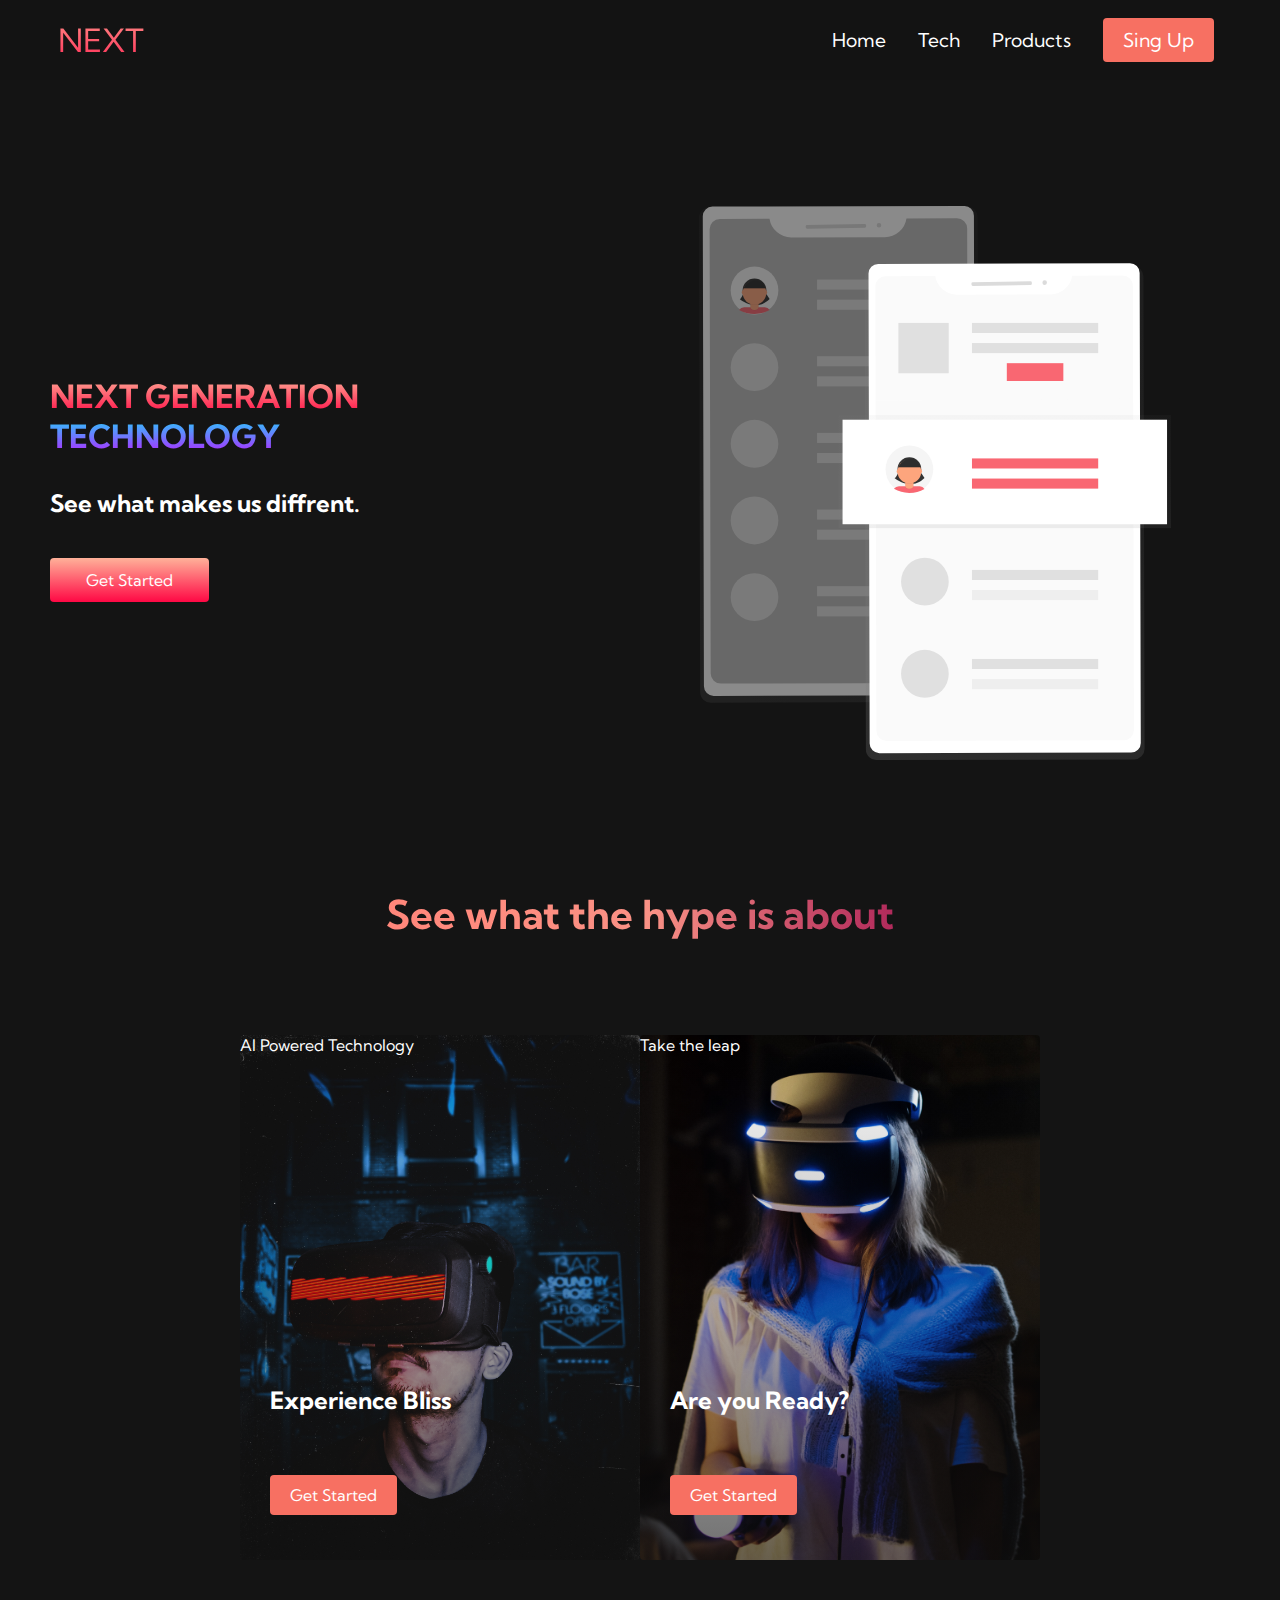
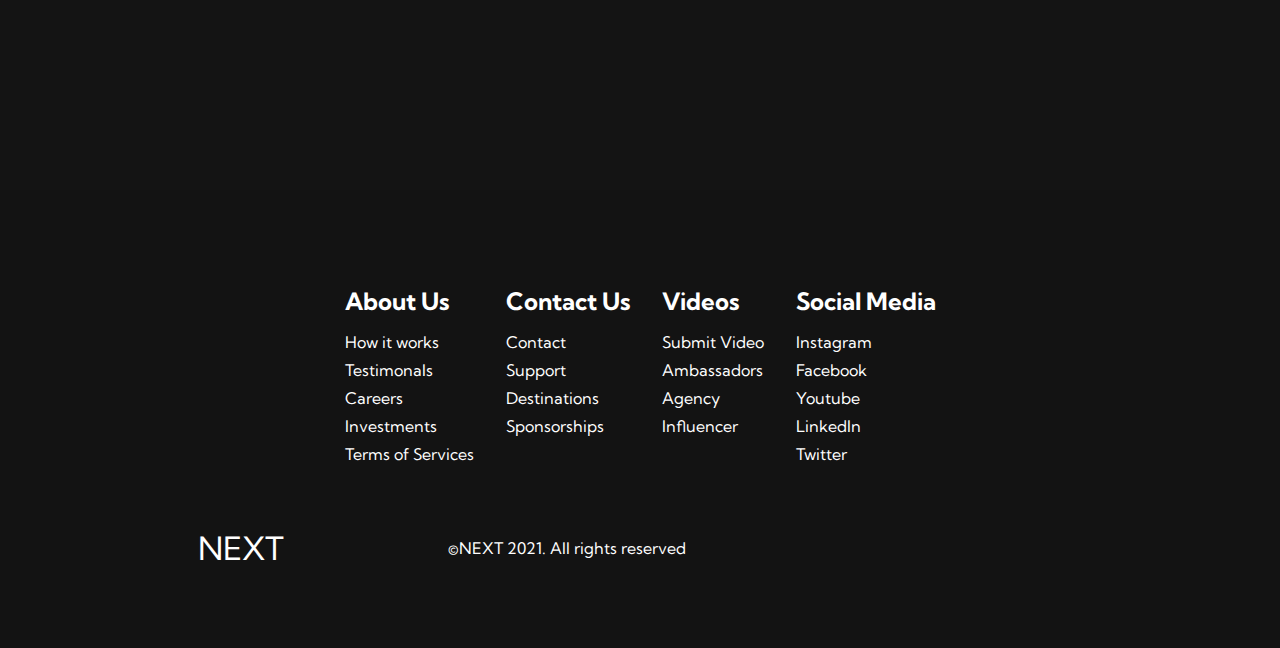
<file: HTML-CSS-JS-website/index.html>
<!DOCTYPE html>
<html lang="en">

<head>
    <meta charset="UTF-8">
    <meta http-equiv="X-UA-Compatible" content="IE=edge">
    <meta name="viewport" content="width=device-width, initial-scale=1.0">
    <title>Web SIte</title>
    <link rel="stylesheet" href="style.css">
    <link rel="stylesheet" href="https://pro.fontawesome.com/releases/v5.10.0/css/all.css" integrity="sha384-AYmEC3Yw5cVb3ZcuHtOA93w35dYTsvhLPVnYs9eStHfGJvOvKxVfELGroGkvsg+p" crossorigin="anonymous" />
    <link rel="preconnect" href="https://fonts.gstatic.com">
    <link href="https://fonts.googleapis.com/css2?family=Kumbh+Sans:wght@700&display=swap" rel="stylesheet">
</head>

<body>
    <!--Navbar Section-->
    <nav class="navbar">
        <div class="navbar__containter">
            <a href="/" id="navbar__logo"> <i class="fas fa-gem"></i> NEXT</a>
            <div class="navbar__toggle" id="mobile-menu">
                <span class="bar"></span>
                <span class="bar"></span>
                <span class="bar"></span>
            </div>
            <ul class="navbar__menu">
                <li class="navbar__item">
                    <a href="/index.html" class="navbar__links">
                        Home
                    </a>
                </li>
                <li class="navbar__item">
                    <a href="/tech.html" class="navbar__links">
                        Tech
                    </a>
                </li>
                <li class="navbar__item">
                    <a href="/index.html" class="navbar__links">
                        Products
                    </a>
                </li>
                <li class="navbar__btn">
                    <a href="./singup.html" class="button">
                        Sing Up
                    </a>
                </li>
            </ul>
        </div>
    </nav>

    <!--Hero Section-->
    <div class="main">
        <div class="main__container">
            <div class="main__content">
                <h1>NEXT GENERATION</h1>
                <h2>TECHNOLOGY</h2>
                <p>See what makes us diffrent.</p>
                <button class="main__btn"><a href="/">Get Started</a></button>
            </div>
            <div class="main__img--container">
                <img src="./images/pic1.svg" alt="pic" id="main__img">
            </div>
        </div>
    </div>

    <!--Services Section-->
    <div class="services">
        <h1>See what the hype is about</h1>
        <div class="services__container">
            <div class="services__card">
                <h2>Experience Bliss</h2>
                <p>AI Powered Technology</p>
                <button>Get Started</button>
            </div>
            <div class="services__card">
                <h2>Are you Ready?</h2>
                <p>Take the leap</p>
                <button>Get Started</button>
            </div>
        </div>
    </div>

    <!--Footer Section-->
    <div class="footer__container">
        <div class="footer__links">
            <div class="footer__link--wrapper">
                <div class="footer__link-items">
                    <h2>About Us</h2>
                    <a href="" class="footer__link1">How it works</a>
                    <a href="" class="footer__link1">Testimonals</a>
                    <a href="" class="footer__link1">Careers</a>
                    <a href="" class="footer__link1">Investments</a>
                    <a href="" class="footer__link1">Terms of Services</a>
                </div>
                <div class="footer__link-items">
                    <h2>Contact Us</h2>
                    <a href="">Contact</a>
                    <a href="">Support</a>
                    <a href="">Destinations</a>
                    <a href="">Sponsorships</a>
                </div>
            </div>
            <div class="footer__link--wrapper">
                <div class="footer__link-items">
                    <h2>Videos</h2>
                    <a href="">Submit Video</a>
                    <a href="">Ambassadors</a>
                    <a href="">Agency</a>
                    <a href="">Influencer</a>

                </div>
                <div class="footer__link-items">
                    <h2>Social Media</h2>
                    <a href="https://www.instagram.com/">Instagram</a>
                    <a href="https://www.facebook.com/">Facebook</a>
                    <a href="https://www.youtube.com/">Youtube</a>
                    <a href="https://www.linkedin.com/">LinkedIn</a>
                    <a href="https://twitter.com/?lang=en">Twitter</a>
                </div>
            </div>
        </div>
        <div class="social__media">
            <div class="social__media--wrap">
                <div class="footer__logo">
                    <a href="" id="footer__logo"><i class="fas fa-gem"></i>NEXT</a>
                </div>
                <p class="website__right">&copy;NEXT 2021. All rights reserved</p>
                <div class="social__icons">
                    <a href="" class="social__icon--link" target="_blank">
                        <i class="fab fa-facebook"></i>
                    </a>
                    <a href="" class="social__icon--link" target="_blank">
                        <i class="fab fa-instagram"></i>
                    </a>
                    <a href="" class="social__icon--link" target="_blank">
                        <i class="fab fa-youtube"></i>
                    </a>
                    <a href="" class="social__icon--link" target="_blank">
                        <i class="fab fa-twitter"></i>
                    </a>
                    <a href="" class="social__icon--link" target="_blank">
                        <i class="fab fa-linkedin"></i>
                    </a>
                </div>
            </div>
        </div>
    </div>
    <script src="./app.js"></script>
</body>

</html>
</file>
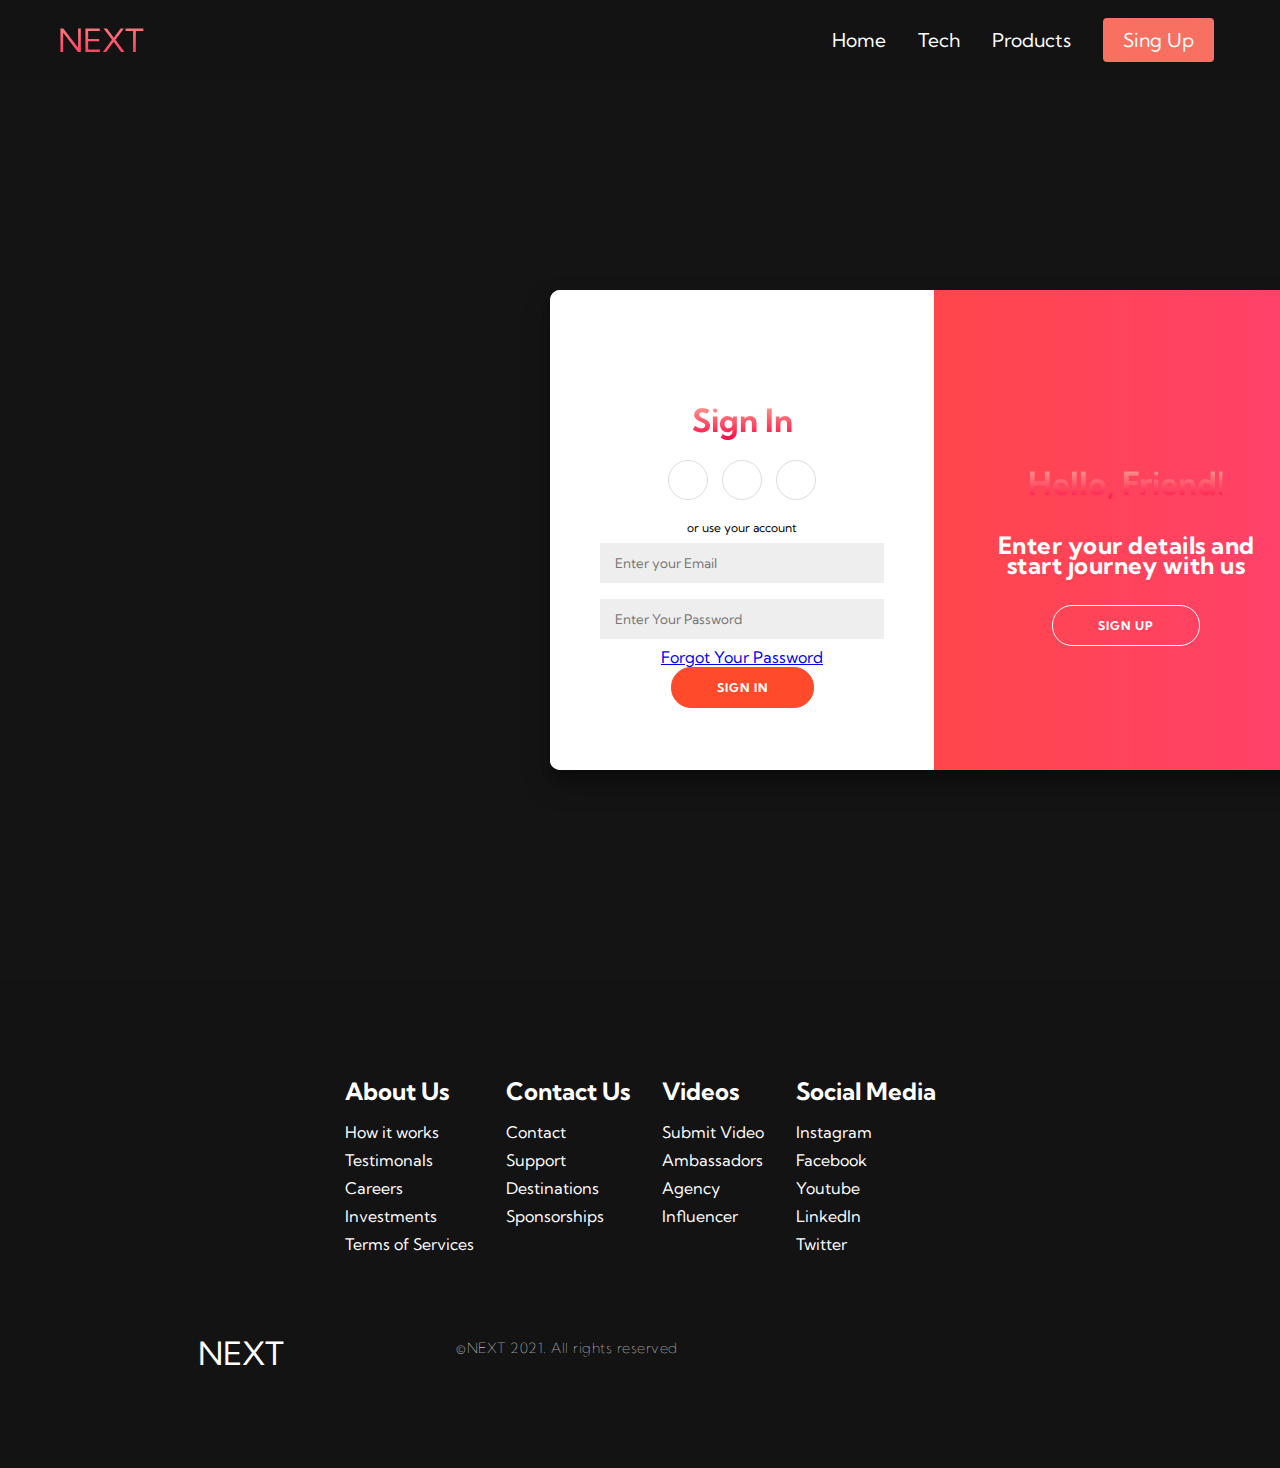
<file: HTML-CSS-JS-website/singup.html>
<!DOCTYPE html>
<html lang="en">

<head>
    <meta charset="UTF-8">
    <meta http-equiv="X-UA-Compatible" content="IE=edge">
    <meta name="viewport" content="width=device-width, initial-scale=1.0">
    <title>Web SIte</title>
    <link rel="stylesheet" href="singup.css">
    <link rel="stylesheet" href="https://pro.fontawesome.com/releases/v5.10.0/css/all.css" integrity="sha384-AYmEC3Yw5cVb3ZcuHtOA93w35dYTsvhLPVnYs9eStHfGJvOvKxVfELGroGkvsg+p" crossorigin="anonymous" />
    <link rel="preconnect" href="https://fonts.gstatic.com">
    <link href="https://fonts.googleapis.com/css2?family=Kumbh+Sans:wght@700&display=swap" rel="stylesheet">
</head>

<body>
    <!--Navbar Section-->
    <nav class="navbar">
        <div class="navbar__containter">
            <a href="/" id="navbar__logo"> <i class="fas fa-gem"></i> NEXT</a>
            <div class="navbar__toggle" id="mobile-menu">
                <span class="bar"></span>
                <span class="bar"></span>
                <span class="bar"></span>
            </div>
            <ul class="navbar__menu">
                <li class="navbar__item">
                    <a href="/index.html" class="navbar__links">
                        Home
                    </a>
                </li>
                <li class="navbar__item">
                    <a href="/tech.html" class="navbar__links">
                        Tech
                    </a>
                </li>
                <li class="navbar__item">
                    <a href="/index.html" class="navbar__links">
                        Products
                    </a>
                </li>
                <li class="navbar__btn">
                    <a href="./singup.html" class="button">
                        Sing Up
                    </a>
                </li>
            </ul>
        </div>
    </nav>

    <!--SingUp Section-->
    <div class="main">
        <div class="main__container">
            <div class="main__content">
                <div class="container" id="container">
                    <div class="form-container sign-up-container">

                        <form action="">
                            <h1>Create Account</h1>
                            <div class="social-container">
                                <a href="#" class="social"><i class="fab fa-facebook"></i></a>
                                <a href="#" class="social"><i class="fab fa-google"></i></a>
                                <a href="#" class="social"><i class="fab fa-linkedin"></i></a>
                            </div>
                            <span>or use your email for registration</span>
                            <input type="text" name="name" id="username" placeholder="Enter your name" required>
                            <input type="email" name="email" id="email" placeholder="Enter your Email" required>
                            <input type="password" name="password" id="pw" placeholder="Enter Your Password" required>
                            <button id="submitSingUp" type="submit">SignUp</button>
                        </form>
                    </div>
                    <div class="form-container sign-in-container">
                        <form action="#">
                            <h1>Sign In</h1>
                            <div class="social-container">
                                <a href="#" class="social"><i class="fab fa-facebook"></i></a>
                                <a href="#" class="social"><i class="fab fa-google"></i></a>
                                <a href="#" class="social"><i class="fab fa-linkedin"></i></a>
                            </div>
                            <span>or use your account</span>
                            <input type="email" name="email" id="email" placeholder="Enter your Email" required>
                            <input type="password" name="password" id="pw" placeholder="Enter Your Password" required>
                            <a href="#">Forgot Your Password</a>

                            <button id="submitSingIn" type="submit">Sign In</button>
                        </form>
                    </div>
                    <div class="overlay-container">
                        <div class="overlay">
                            <div class="overlay-panel overlay-left">
                                <h1>Welcome Back!</h1>
                                <p>To keep connected with us please login with your personal info</p>
                                <button class="ghost" id="signIn">Sign In</button>
                            </div>
                            <div class="overlay-panel overlay-right">
                                <h1>Hello, Friend!</h1>
                                <p>Enter your details and start journey with us</p>
                                <button class="ghost" id="signUp">Sign Up</button>
                            </div>
                        </div>
                    </div>
                </div>
            </div>
        </div>
    </div>



    <!--Footer Section-->
    <div class="footer__container">
        <div class="footer__links">
            <div class="footer__link--wrapper">
                <div class="footer__link-items">
                    <h2>About Us</h2>
                    <a href="" class="footer__link1">How it works</a>
                    <a href="" class="footer__link1">Testimonals</a>
                    <a href="" class="footer__link1">Careers</a>
                    <a href="" class="footer__link1">Investments</a>
                    <a href="" class="footer__link1">Terms of Services</a>
                </div>
                <div class="footer__link-items">
                    <h2>Contact Us</h2>
                    <a href="">Contact</a>
                    <a href="">Support</a>
                    <a href="">Destinations</a>
                    <a href="">Sponsorships</a>
                </div>
            </div>
            <div class="footer__link--wrapper">
                <div class="footer__link-items">
                    <h2>Videos</h2>
                    <a href="">Submit Video</a>
                    <a href="">Ambassadors</a>
                    <a href="">Agency</a>
                    <a href="">Influencer</a>

                </div>
                <div class="footer__link-items">
                    <h2>Social Media</h2>
                    <a href="https://www.instagram.com/">Instagram</a>
                    <a href="https://www.facebook.com/">Facebook</a>
                    <a href="https://www.youtube.com/">Youtube</a>
                    <a href="https://www.linkedin.com/">LinkedIn</a>
                    <a href="https://twitter.com/?lang=en">Twitter</a>
                </div>
            </div>
        </div>
        <div class="social__media">
            <div class="social__media--wrap">
                <div class="footer__logo">
                    <a href="" id="footer__logo"><i class="fas fa-gem"></i>NEXT</a>
                </div>
                <p class="website__right">&copy;NEXT 2021. All rights reserved</p>
                <div class="social__icons">
                    <a href="" class="social__icon--link" target="_blank">
                        <i class="fab fa-facebook"></i>
                    </a>
                    <a href="" class="social__icon--link" target="_blank">
                        <i class="fab fa-instagram"></i>
                    </a>
                    <a href="" class="social__icon--link" target="_blank">
                        <i class="fab fa-youtube"></i>
                    </a>
                    <a href="" class="social__icon--link" target="_blank">
                        <i class="fab fa-twitter"></i>
                    </a>
                    <a href="" class="social__icon--link" target="_blank">
                        <i class="fab fa-linkedin"></i>
                    </a>
                </div>
            </div>
        </div>
    </div>
    <script src="./app.js"></script>
</body>

</html>
</file>
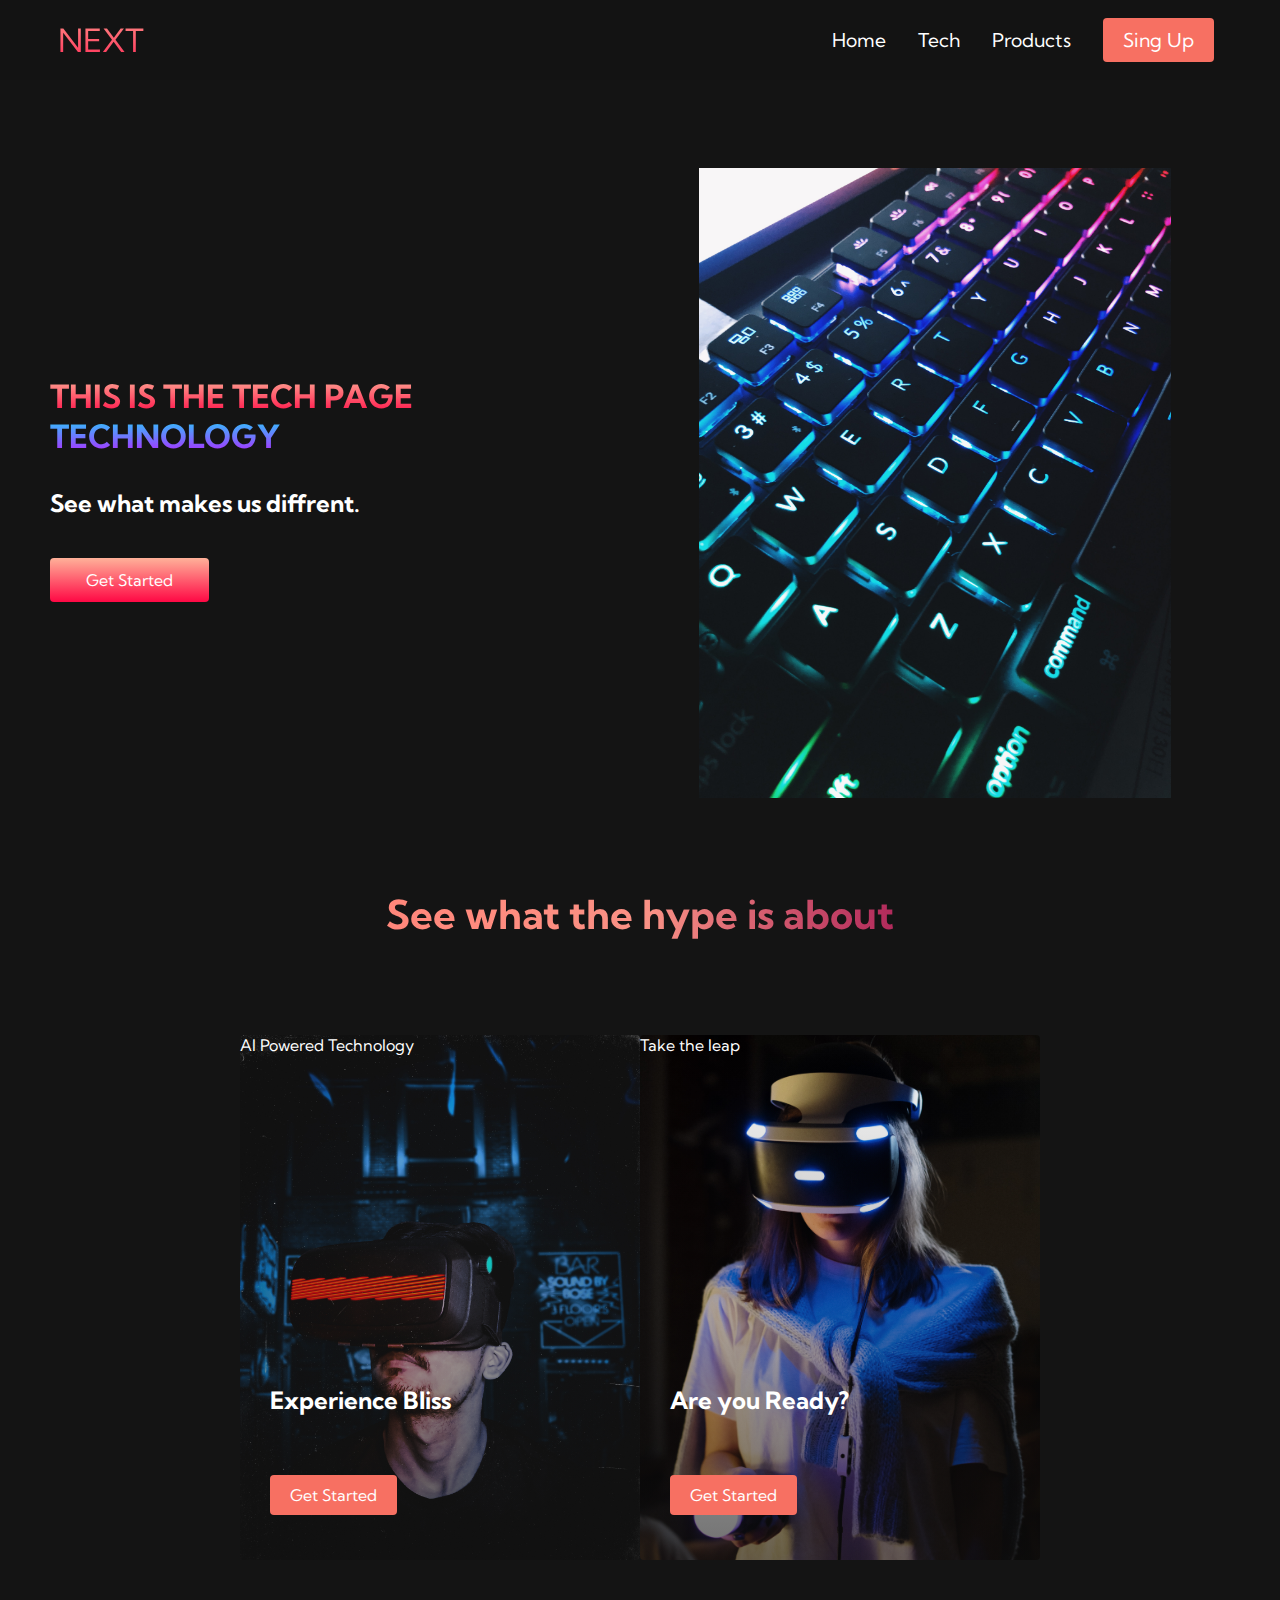
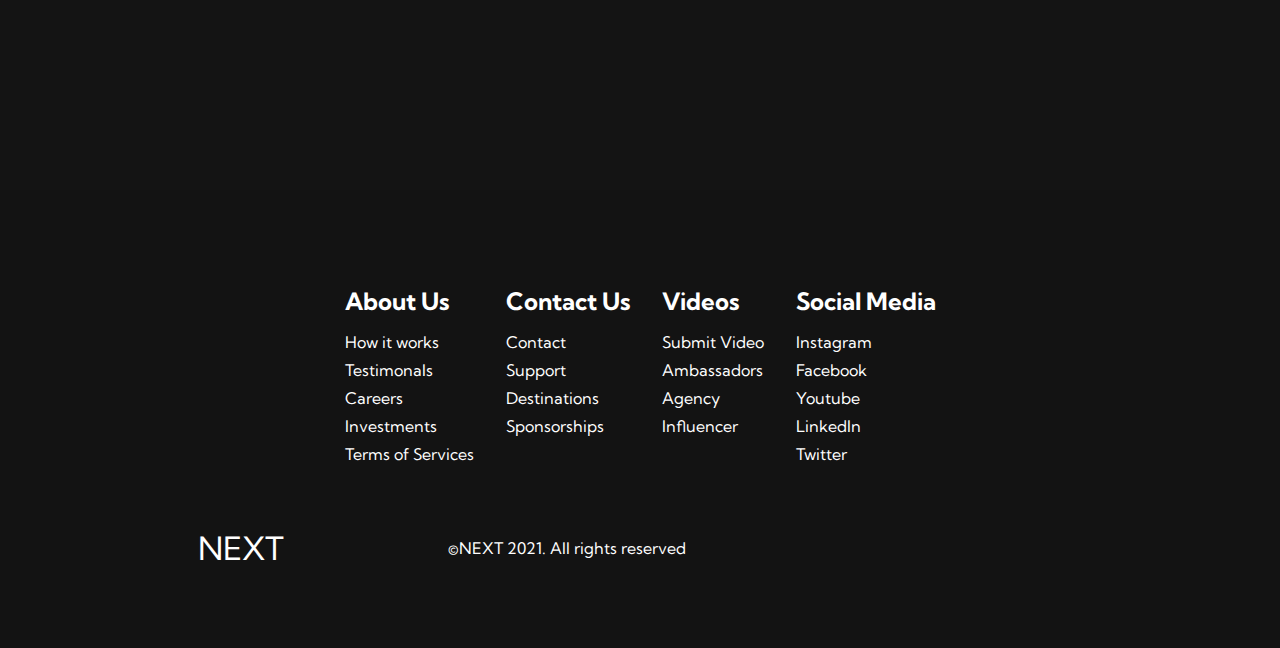
<file: HTML-CSS-JS-website/tech.html>
<!DOCTYPE html>
<html lang="en">

<head>
    <meta charset="UTF-8">
    <meta http-equiv="X-UA-Compatible" content="IE=edge">
    <meta name="viewport" content="width=device-width, initial-scale=1.0">
    <title>Web SIte</title>
    <link rel="stylesheet" href="style.css">
    <link rel="stylesheet" href="https://pro.fontawesome.com/releases/v5.10.0/css/all.css" integrity="sha384-AYmEC3Yw5cVb3ZcuHtOA93w35dYTsvhLPVnYs9eStHfGJvOvKxVfELGroGkvsg+p" crossorigin="anonymous" />
    <link rel="preconnect" href="https://fonts.gstatic.com">
    <link href="https://fonts.googleapis.com/css2?family=Kumbh+Sans:wght@700&display=swap" rel="stylesheet">
</head>

<body>
    <!--Navbar Section-->
    <nav class="navbar">
        <div class="navbar__containter">
            <a href="/" id="navbar__logo"> <i class="fas fa-gem"></i> NEXT</a>
            <div class="navbar__toggle" id="mobile-menu">
                <span class="bar"></span>
                <span class="bar"></span>
                <span class="bar"></span>
            </div>
            <ul class="navbar__menu">
                <li class="navbar__item">
                    <a href="/index.html" class="navbar__links">
                        Home
                    </a>
                </li>
                <li class="navbar__item">
                    <a href="/tech.html" class="navbar__links">
                        Tech
                    </a>
                </li>
                <li class="navbar__item">
                    <a href="/index.html" class="navbar__links">
                        Products
                    </a>
                </li>
                <li class="navbar__btn">
                    <a href="./singup.html" class="button">
                        Sing Up
                    </a>
                </li>
            </ul>
        </div>
    </nav>

    <!--Hero Section-->
    <div class="main">
        <div class="main__container">
            <div class="main__content">
                <h1>THIS IS THE TECH PAGE</h1>
                <h2>TECHNOLOGY</h2>
                <p>See what makes us diffrent.</p>
                <button class="main__btn"><a href="/">Get Started</a></button>
            </div>
            <div class="main__img--container">
                <img src="./images/pic2.jpg" alt="pic" id="main__img">
            </div>
        </div>
    </div>

    <!--Services Section-->
    <div class="services">
        <h1>See what the hype is about</h1>
        <div class="services__container">
            <div class="services__card">
                <h2>Experience Bliss</h2>
                <p>AI Powered Technology</p>
                <button>Get Started</button>
            </div>
            <div class="services__card">
                <h2>Are you Ready?</h2>
                <p>Take the leap</p>
                <button>Get Started</button>
            </div>
        </div>
    </div>

    <!--Footer Section-->
    <div class="footer__container">
        <div class="footer__links">
            <div class="footer__link--wrapper">
                <div class="footer__link-items">
                    <h2>About Us</h2>
                    <a href="" class="footer__link1">How it works</a>
                    <a href="" class="footer__link1">Testimonals</a>
                    <a href="" class="footer__link1">Careers</a>
                    <a href="" class="footer__link1">Investments</a>
                    <a href="" class="footer__link1">Terms of Services</a>
                </div>
                <div class="footer__link-items">
                    <h2>Contact Us</h2>
                    <a href="">Contact</a>
                    <a href="">Support</a>
                    <a href="">Destinations</a>
                    <a href="">Sponsorships</a>
                </div>
            </div>
            <div class="footer__link--wrapper">
                <div class="footer__link-items">
                    <h2>Videos</h2>
                    <a href="">Submit Video</a>
                    <a href="">Ambassadors</a>
                    <a href="">Agency</a>
                    <a href="">Influencer</a>

                </div>
                <div class="footer__link-items">
                    <h2>Social Media</h2>
                    <a href="https://www.instagram.com/">Instagram</a>
                    <a href="https://www.facebook.com/">Facebook</a>
                    <a href="https://www.youtube.com/">Youtube</a>
                    <a href="https://www.linkedin.com/">LinkedIn</a>
                    <a href="https://twitter.com/?lang=en">Twitter</a>
                </div>
            </div>
        </div>
        <div class="social__media">
            <div class="social__media--wrap">
                <div class="footer__logo">
                    <a href="" id="footer__logo"><i class="fas fa-gem"></i>NEXT</a>
                </div>
                <p class="website__right">&copy;NEXT 2021. All rights reserved</p>
                <div class="social__icons">
                    <a href="" class="social__icon--link" target="_blank">
                        <i class="fab fa-facebook"></i>
                    </a>
                    <a href="" class="social__icon--link" target="_blank">
                        <i class="fab fa-instagram"></i>
                    </a>
                    <a href="" class="social__icon--link" target="_blank">
                        <i class="fab fa-youtube"></i>
                    </a>
                    <a href="" class="social__icon--link" target="_blank">
                        <i class="fab fa-twitter"></i>
                    </a>
                    <a href="" class="social__icon--link" target="_blank">
                        <i class="fab fa-linkedin"></i>
                    </a>
                </div>
            </div>
        </div>
    </div>
    <script src="./app.js"></script>
</body>

</html>
</file>
<file: HTML-CSS-JS-website/style.css>
* {
    box-sizing: border-box;
    margin: 0;
    padding: 0;
    font-family: 'Kumbh Sans', sans-serif;
}


/* Navbar CSS */

.navbar {
    background: #131313;
    height: 80%;
    display: flex;
    justify-content: content;
    align-items: center;
    font-size: 1.2rem;
    position: sticky;
    top: 0;
    z-index: 999;
}

.navbar__containter {
    display: flex;
    justify-content: space-between;
    height: 80%;
    z-index: 1;
    width: 100%;
    max-width: 1300px;
    margin: 0 auto;
    padding: 0 50px;
}

#navbar__logo {
    background-color: #ff8177;
    background-image: linear-gradient(to top, #ff0844 0%, #ffb199 100%);
    background-size: 100%;
    -webkit-background-clip: text;
    -moz-background-clip: text;
    -webkit-text-fill-color: transparent;
    -moz-text-fill-color: transparent;
    display: flex;
    align-items: center;
    cursor: pointer;
    text-decoration: none;
    font-size: 2rem;
}

.fa-gem {
    margin-right: 0.5rem;
}

.navbar__menu {
    display: flex;
    align-items: center;
    list-style: none;
    text-align: center;
}

.navbar__item {
    height: 80px;
}

.navbar__links {
    color: #fff;
    display: flex;
    align-items: center;
    justify-content: center;
    text-decoration: none;
    padding: 0 1rem;
    height: 100%;
}

.navbar__btn {
    display: flex;
    align-items: center;
    justify-content: center;
    padding: 0 1rem;
    width: 100%;
}

.button {
    display: flex;
    justify-content: center;
    align-items: center;
    text-decoration: none;
    padding: 10px 20px;
    height: 100%;
    width: 100%;
    border: none;
    outline: none;
    border-radius: 4px;
    -webkit-border-radius: 4px;
    -moz-border-radius: 4px;
    -ms-border-radius: 4px;
    -o-border-radius: 4px;
    background: #f77062;
    color: #fff;
}

.button:hover {
    background: #4837ff;
    transition: all 0.3s ease;
    -webkit-transition: all 0.3s ease;
    -moz-transition: all 0.3s ease;
    -ms-transition: all 0.3s ease;
    -o-transition: all 0.3s ease;
}

.navbar__links:hover {
    color: #f77062;
    transition: all 0.3s ease;
}

@media screen and (max-width:960px) {
    .navbar__containter {
        display: flex;
        justify-content: space-between;
        height: 80px;
        z-index: 1;
        width: 100%;
        max-width: 1300px;
        padding: 0;
    }
    .navbar__menu {
        display: grid;
        grid-template-columns: auto;
        margin: 0;
        width: 100%;
        position: absolute;
        top: -1000px;
        opacity: 0;
        transition: all 0.5s ease;
        -webkit-transition: all 0.5s ease;
        -moz-transition: all 0.5s ease;
        -ms-transition: all 0.5s ease;
        -o-transition: all 0.5s ease;
        height: 50vh;
        z-index: -1;
        background: #131313;
    }
    .navbar__menu.active {
        background: #131313;
        top: 100%;
        opacity: 1;
        transition: all 0.5s ease;
        -webkit-transition: all 0.5s ease;
        -moz-transition: all 0.5s ease;
        -ms-transition: all 0.5s ease;
        -o-transition: all 0.5s ease;
        z-index: 99;
        height: 50vh;
        font-size: 1.6rem;
    }
    #navbar__logo {
        padding-left: 25px;
    }
    .navbar__toggle .bar {
        width: 25px;
        height: 3px;
        margin: 5px auto;
        transition: all 0.3s ease-in-out;
        -webkit-transition: all 0.3s ease-in-out;
        -moz-transition: all 0.3s ease-in-out;
        -ms-transition: all 0.3s ease-in-out;
        -o-transition: all 0.3s ease-in-out;
        background: #fff;
    }
    .navbar__item {
        width: 100%;
    }
    .navbar__links {
        text-align: center;
        padding: 2rem;
        width: 100%;
        display: table;
    }
    #mobile-menu {
        position: absolute;
        top: 20%;
        right: 5%;
        transform: translate(5%, 20%);
        -webkit-transform: translate(5%, 20%);
        -moz-transform: translate(5%, 20%);
        -ms-transform: translate(5%, 20%);
        -o-transform: translate(5%, 20%);
    }
    .navbar__btn {
        padding-bottom: 2rem;
    }
    .button {
        display: flex;
        justify-content: center;
        align-items: center;
        width: 80%;
        height: 80px;
        margin: 0;
    }
    .navbar__toggle .bar {
        display: block;
        cursor: pointer;
    }
    #mobile-menu.is-active .bar:nth-child(2) {
        opacity: 0;
    }
    #mobile-menu.is-active .bar:nth-child(1) {
        transform: translate(8px) rotate(45deg);
        -webkit-transform: translate(8px) rotate(45deg);
        -moz-transform: translate(8px) rotate(45deg);
        -ms-transform: translate(8px) rotate(45deg);
        -o-transform: translate(8px) rotate(45deg);
    }
    #mobile-menu.is-active .bar:nth-child(3) {
        transform: translate(-8px) rotate(-45deg);
        -webkit-transform: translate(-8px) rotate(-45deg);
        -moz-transform: translate(-8px) rotate(-45deg);
        -ms-transform: translate(-8px) rotate(-45deg);
        -o-transform: translate(-8px) rotate(-45deg);
    }
}


/* Hero Section CSS */

.main {
    background-color: #141414;
}

.main__container {
    display: grid;
    grid-template-columns: 1fr 1fr;
    align-items: center;
    justify-self: center;
    margin: 0 auto;
    height: 90vh;
    background-color: #141414;
    z-index: 1;
    width: 100%;
    max-width: 1300px;
    padding: 0 50px;
}

.main__content h1 {
    font-size: 4rem;
    background-color: #ff8177;
    background-image: linear-gradient(to top, #ff0844 0%, #ffb199 100%);
    background-size: 100%;
    -webkit-background-clip: text;
    -moz-background-clip: text;
    -webkit-text-fill-color: transparent;
    -moz-text-fill-color: transparent;
}

.main__content h2 {
    font-size: 4rem;
    background-color: #ff8177;
    background-image: linear-gradient(to top, #b721ff 0%, #21d4fd 100%);
    background-size: 100%;
    -webkit-background-clip: text;
    -moz-background-clip: text;
    -webkit-text-fill-color: transparent;
    -moz-text-fill-color: transparent;
}

.main__content p {
    margin-top: 1rem;
    font-size: 2rem;
    font-weight: 700;
    color: #fff;
}

.main__btn {
    font-size: 1rem;
    background-image: linear-gradient(to top, #ff0844 0%, #ffb199 100%);
    padding: 14px 32px;
    border: none;
    border-radius: 4px;
    -webkit-border-radius: 4px;
    -moz-border-radius: 4px;
    -ms-border-radius: 4px;
    -o-border-radius: 4px;
    color: #fff;
    margin-top: 2rem;
    cursor: pointer;
    position: relative;
    transition: all 0.35s;
    -webkit-transition: all 0.35s;
    -moz-transition: all 0.35s;
    -ms-transition: all 0.35s;
    -o-transition: all 0.35s;
    outline: none;
}

.main__btn a {
    position: relative;
    z-index: 2;
    color: #fff;
    text-decoration: none;
}

.main__btn:after {
    position: absolute;
    content: '';
    top: 0;
    left: 0;
    width: 0;
    height: 100%;
    background: #4837ff;
    transition: all 0.35s;
    -webkit-transition: all 0.35s;
    -moz-transition: all 0.35s;
    -ms-transition: all 0.35s;
    -o-transition: all 0.35s;
    border-radius: 4px;
}

.main__btn:hover {
    color: #fff;
}

.main__btn:hover:after {
    width: 100%;
}

.main__img--container {
    text-align: center;
}

#main__img {
    height: 80%;
    width: 80%;
}


/* Mobile Responsive */

@media screen and (max-width: 768px) {
    .main__container {
        display: grid;
        grid-template-columns: auto;
        align-items: center;
        justify-self: center;
        width: 100%;
        margin: 0 auto;
        height: 90vh;
    }
    .main__content {
        text-align: center;
        margin-bottom: 4rem;
    }
    .main__content h1 {
        font-size: 2.5rem;
        margin-top: 2rem;
    }
    .main__content h2 {
        font-size: 3rem;
    }
    .main__content p {
        margin-top: 1rem;
        font-size: 1.5rem;
    }
}

@media screen and (min-width: 480px) {
    .main__content h1 {
        font-size: 2rem;
        margin-top: 3rem;
    }
    .main__content h2 {
        font-size: 2rem;
    }
    .main__content p {
        margin-top: 2rem;
        font-size: 1.5rem;
    }
    .main__btn {
        padding: 12px 36px;
        margin: 2.5rem 0;
    }
}


/* Services Section CSS */

.services {
    background: #141414;
    display: flex;
    flex-direction: column;
    align-items: center;
    height: 100vh;
}

.services h1 {
    background-color: #ff8177;
    background-image: linear-gradient(to right, #ff8177 0%, #ff867a 0%, #ff8c7f 21%, #f99185 52%, #cf556c 78%, #b12a5b 100%);
    background-size: 100%;
    margin-bottom: 5rem;
    font-size: 2.5rem;
    -webkit-background-clip: text;
    -moz-background-clip: text;
    -webkit-text-fill-color: transparent;
    -moz-text-fill-color: transparent;
}

.services__container {
    display: flex;
    justify-content: center;
    flex-wrap: wrap;
}

.services__card {
    margin: 1rem 0;
    height: 525px;
    width: 400px;
    border-radius: 4px;
    -webkit-border-radius: 4px;
    -moz-border-radius: 4px;
    -ms-border-radius: 4px;
    -o-border-radius: 4px;
    background-image: linear-gradient(to bottom, rgba(0, 0, 0, 0) 0%, rgba(17, 17, 17, 0.6) 100%), url(./images/pic3.jpg);
    background-size: cover;
    position: relative;
    color: #fff;
}

.services__card:nth-child(2) {
    background-image: linear-gradient(to bottom, rgba(0, 0, 0, 0) 0%, rgba(17, 17, 17, 0.6) 100%), url(./images/pic4.jpg);
}

.services h2 {
    position: absolute;
    top: 350px;
    left: 30px;
}

.services_card p {
    position: absolute;
    top: 400px;
    left: 30px;
}

.services__card button {
    color: #fff;
    padding: 10px 20px;
    border: none;
    outline: none;
    background: #f77062;
    position: absolute;
    top: 440px;
    left: 30px;
    font-size: 1rem;
    cursor: pointer;
    border-radius: 4px;
}

.services__card:hover {
    transform: scale(1.075);
    -webkit-transform: scale(1.075);
    -moz-transform: scale(1.075);
    -ms-transform: scale(1.075);
    -o-transform: scale(1.075);
    transition: 0.2s ease-in;
    -webkit-transition: 0.2s ease-in;
    -moz-transition: 0.2s ease-in;
    -ms-transition: 0.2s ease-in;
    -o-transition: 0.2s ease-in;
    cursor: pointer;
}

@media screen and (max-width: 960px) {
    .services {
        height: 1600px;
    }
    .services h1 {
        font-size: 2rem;
        margin-top: 12rem;
    }
}

@media screen and (max-width: 480px) {
    .services {
        height: 1400px;
    }
    .services h1 {
        font-size: 1.2rem;
    }
    .services__card {
        width: 300px;
    }
}


/* Footer CSS */

.footer__container {
    background: #131313;
    padding: 5rem 0;
    display: flex;
    flex-direction: column;
    justify-content: center;
    align-items: center;
}

#footer__logo {
    color: #fff;
    display: flex;
    align-items: center;
    cursor: pointer;
    text-decoration: none;
    font-size: 2rem;
}

.footer__links {
    width: 100%;
    max-width: 1000px;
    display: flex;
    justify-content: center;
}

.footer__link--wrapper {
    display: flex;
}

.footer__link-items {
    display: flex;
    flex-direction: column;
    align-items: flex-start;
    margin: 16px;
    text-align: left;
    width: 160;
    box-sizing: border-box;
}

.footer__link-items h2 {
    margin-bottom: 16px;
}

.footer__link-items>h2 {
    color: #fff;
}

.footer__link-items a {
    color: #fff;
    text-decoration: none;
    margin-bottom: 0.5rem;
}

.footer__link-items a:hover {
    color: #f77062;
    transition: all 0.3s ease;
    -webkit-transition: 0.3s ease-out;
    -moz-transition: 0.3s ease-out;
    -ms-transition: 0.3s ease-out;
    -o-transition: 0.3s ease-out;
}

.social__icon--link {
    color: #fff;
    font-size: 24px;
}

.social__media {
    max-width: 1000px;
    width: 100%;
}

.social__media--wrap {
    display: flex;
    justify-content: space-between;
    align-items: center;
    width: 90%;
    max-width: 1000px;
    margin: 40px auto 0 auto;
}

.social__icons {
    display: flex;
    justify-content: space-between;
    align-items: center;
    width: 240px;
}

.social__logo {
    color: #fff;
    justify-self: flex-start;
    margin-left: 20px;
    cursor: pointer;
    text-decoration: none;
    font-size: 2rem;
    display: flex;
    align-items: center;
    margin-bottom: 16px;
}

.website__right {
    color: #fff;
}

@media screen and (max-width:820px) {
    .footer__links {
        padding-top: 2rem;
    }
    .website__right {
        margin-bottom: 2rem;
    }
    .footer__links--wrapper {
        flex-direction: column;
    }
    .social__media--wrap {
        flex-direction: column;
    }
}

@media screen and (max-width: 480px) {
    .footer__link-items {
        margin: 0;
        padding: 10px;
        width: 100%;
    }
}
</file>
<file: HTML-CSS-JS-website/singup.css>
* {
    box-sizing: border-box;
    margin: 0;
    padding: 0;
    font-family: 'Kumbh Sans', sans-serif;
}


/* Navbar CSS */

.navbar {
    background: #131313;
    height: 80%;
    display: flex;
    justify-content: content;
    align-items: center;
    font-size: 1.2rem;
    position: sticky;
    top: 0;
    z-index: 999;
}

.navbar__containter {
    display: flex;
    justify-content: space-between;
    height: 80%;
    z-index: 1;
    width: 100%;
    max-width: 1300px;
    margin: 0 auto;
    padding: 0 50px;
}

#navbar__logo {
    background-color: #ff8177;
    background-image: linear-gradient(to top, #ff0844 0%, #ffb199 100%);
    background-size: 100%;
    -webkit-background-clip: text;
    -moz-background-clip: text;
    -webkit-text-fill-color: transparent;
    -moz-text-fill-color: transparent;
    display: flex;
    align-items: center;
    cursor: pointer;
    text-decoration: none;
    font-size: 2rem;
}

.fa-gem {
    margin-right: 0.5rem;
}

.navbar__menu {
    display: flex;
    align-items: center;
    list-style: none;
    text-align: center;
}

.navbar__item {
    height: 80px;
}

.navbar__links {
    color: #fff;
    display: flex;
    align-items: center;
    justify-content: center;
    text-decoration: none;
    padding: 0 1rem;
    height: 100%;
}

.navbar__btn {
    display: flex;
    align-items: center;
    justify-content: center;
    padding: 0 1rem;
    width: 100%;
}

.button {
    display: flex;
    justify-content: center;
    align-items: center;
    text-decoration: none;
    padding: 10px 20px;
    height: 100%;
    width: 100%;
    border: none;
    outline: none;
    border-radius: 4px;
    -webkit-border-radius: 4px;
    -moz-border-radius: 4px;
    -ms-border-radius: 4px;
    -o-border-radius: 4px;
    background: #f77062;
    color: #fff;
}

.button:hover {
    background: #4837ff;
    transition: all 0.3s ease;
    -webkit-transition: all 0.3s ease;
    -moz-transition: all 0.3s ease;
    -ms-transition: all 0.3s ease;
    -o-transition: all 0.3s ease;
}

.navbar__links:hover {
    color: #f77062;
    transition: all 0.3s ease;
}

@media screen and (max-width:960px) {
    .navbar__containter {
        display: flex;
        justify-content: space-between;
        height: 80px;
        z-index: 1;
        width: 100%;
        max-width: 1300px;
        padding: 0;
    }
    .navbar__menu {
        display: grid;
        grid-template-columns: auto;
        margin: 0;
        width: 100%;
        position: absolute;
        top: -1000px;
        opacity: 0;
        transition: all 0.5s ease;
        -webkit-transition: all 0.5s ease;
        -moz-transition: all 0.5s ease;
        -ms-transition: all 0.5s ease;
        -o-transition: all 0.5s ease;
        height: 50vh;
        z-index: -1;
        background: #131313;
    }
    .navbar__menu.active {
        background: #131313;
        top: 100%;
        opacity: 1;
        transition: all 0.5s ease;
        -webkit-transition: all 0.5s ease;
        -moz-transition: all 0.5s ease;
        -ms-transition: all 0.5s ease;
        -o-transition: all 0.5s ease;
        z-index: 99;
        height: 50vh;
        font-size: 1.6rem;
    }
    #navbar__logo {
        padding-left: 25px;
    }
    .navbar__toggle .bar {
        width: 25px;
        height: 3px;
        margin: 5px auto;
        transition: all 0.3s ease-in-out;
        -webkit-transition: all 0.3s ease-in-out;
        -moz-transition: all 0.3s ease-in-out;
        -ms-transition: all 0.3s ease-in-out;
        -o-transition: all 0.3s ease-in-out;
        background: #fff;
    }
    .navbar__item {
        width: 100%;
    }
    .navbar__links {
        text-align: center;
        padding: 2rem;
        width: 100%;
        display: table;
    }
    #mobile-menu {
        position: absolute;
        top: 20%;
        right: 5%;
        transform: translate(5%, 20%);
        -webkit-transform: translate(5%, 20%);
        -moz-transform: translate(5%, 20%);
        -ms-transform: translate(5%, 20%);
        -o-transform: translate(5%, 20%);
    }
    .navbar__btn {
        padding-bottom: 2rem;
    }
    .button {
        display: flex;
        justify-content: center;
        align-items: center;
        width: 80%;
        height: 80px;
        margin: 0;
    }
    .navbar__toggle .bar {
        display: block;
        cursor: pointer;
    }
    #mobile-menu.is-active .bar:nth-child(2) {
        opacity: 0;
    }
    #mobile-menu.is-active .bar:nth-child(1) {
        transform: translate(8px) rotate(45deg);
        -webkit-transform: translate(8px) rotate(45deg);
        -moz-transform: translate(8px) rotate(45deg);
        -ms-transform: translate(8px) rotate(45deg);
        -o-transform: translate(8px) rotate(45deg);
    }
    #mobile-menu.is-active .bar:nth-child(3) {
        transform: translate(-8px) rotate(-45deg);
        -webkit-transform: translate(-8px) rotate(-45deg);
        -moz-transform: translate(-8px) rotate(-45deg);
        -ms-transform: translate(-8px) rotate(-45deg);
        -o-transform: translate(-8px) rotate(-45deg);
    }
}


/* Hero Section CSS */

.main {
    background-color: #141414;
    padding-left: 500px;
}

.main__container {
    display: grid;
    grid-template-columns: 1fr 1fr;
    align-items: center;
    justify-self: center;
    margin: auto;
    height: 100vh;
    background-color: #141414;
    z-index: 1;
    width: 100%;
    max-width: 1300px;
    padding: 0 50px;
}

.main__content h1 {
    font-size: 4rem;
    background-color: #ff8177;
    background-image: linear-gradient(to top, #ff0844 0%, #ffb199 100%);
    background-size: 100%;
    -webkit-background-clip: text;
    -moz-background-clip: text;
    -webkit-text-fill-color: transparent;
    -moz-text-fill-color: transparent;
}

.main__content h2 {
    font-size: 4rem;
    background-color: #ff8177;
    background-image: linear-gradient(to top, #b721ff 0%, #21d4fd 100%);
    background-size: 100%;
    -webkit-background-clip: text;
    -moz-background-clip: text;
    -webkit-text-fill-color: transparent;
    -moz-text-fill-color: transparent;
}

.main__content p {
    margin-top: 1rem;
    font-size: 2rem;
    font-weight: 700;
    color: #fff;
}

.main__btn {
    font-size: 1rem;
    background-image: linear-gradient(to top, #ff0844 0%, #ffb199 100%);
    padding: 14px 32px;
    border: none;
    border-radius: 4px;
    -webkit-border-radius: 4px;
    -moz-border-radius: 4px;
    -ms-border-radius: 4px;
    -o-border-radius: 4px;
    color: #fff;
    margin-top: 2rem;
    cursor: pointer;
    position: relative;
    transition: all 0.35s;
    -webkit-transition: all 0.35s;
    -moz-transition: all 0.35s;
    -ms-transition: all 0.35s;
    -o-transition: all 0.35s;
    outline: none;
}

.main__btn a {
    position: relative;
    z-index: 2;
    color: #fff;
    text-decoration: none;
}

.main__btn:after {
    position: absolute;
    content: '';
    top: 0;
    left: 0;
    width: 0;
    height: 100%;
    background: #4837ff;
    transition: all 0.35s;
    -webkit-transition: all 0.35s;
    -moz-transition: all 0.35s;
    -ms-transition: all 0.35s;
    -o-transition: all 0.35s;
    border-radius: 4px;
}

.main__btn:hover {
    color: #fff;
}

.main__btn:hover:after {
    width: 100%;
}

.main__img--container {
    text-align: center;
}

#main__img {
    height: 80%;
    width: 80%;
}


/* Mobile Responsive */

@media screen and (max-width: 768px) {
    .main__container {
        display: grid;
        grid-template-columns: auto;
        align-items: center;
        justify-self: center;
        width: 100%;
        margin: 0 auto;
        height: 90vh;
    }
    .main__content {
        text-align: center;
        margin-bottom: 4rem;
    }
    .main__content h1 {
        font-size: 2.5rem;
        margin-top: 2rem;
    }
    .main__content h2 {
        font-size: 3rem;
    }
    .main__content p {
        margin-top: 1rem;
        font-size: 1.5rem;
    }
}

@media screen and (min-width: 480px) {
    .main__content h1 {
        font-size: 2rem;
        margin-top: 3rem;
    }
    .main__content h2 {
        font-size: 2rem;
    }
    .main__content p {
        margin-top: 2rem;
        font-size: 1.5rem;
    }
    .main__btn {
        padding: 12px 36px;
        margin: 2.5rem 0;
    }
}


/* Footer CSS */

.footer__container {
    background: #131313;
    padding: 5rem 0;
    display: flex;
    flex-direction: column;
    justify-content: center;
    align-items: center;
}

#footer__logo {
    color: #fff;
    display: flex;
    align-items: center;
    cursor: pointer;
    text-decoration: none;
    font-size: 2rem;
}

.footer__links {
    width: 100%;
    max-width: 1000px;
    display: flex;
    justify-content: center;
}

.footer__link--wrapper {
    display: flex;
}

.footer__link-items {
    display: flex;
    flex-direction: column;
    align-items: flex-start;
    margin: 16px;
    text-align: left;
    width: 160;
    box-sizing: border-box;
}

.footer__link-items h2 {
    margin-bottom: 16px;
}

.footer__link-items>h2 {
    color: #fff;
}

.footer__link-items a {
    color: #fff;
    text-decoration: none;
    margin-bottom: 0.5rem;
}

.footer__link-items a:hover {
    color: #f77062;
    transition: all 0.3s ease;
    -webkit-transition: 0.3s ease-out;
    -moz-transition: 0.3s ease-out;
    -ms-transition: 0.3s ease-out;
    -o-transition: 0.3s ease-out;
}

.social__icon--link {
    color: #fff;
    font-size: 24px;
}

.social__media {
    max-width: 1000px;
    width: 100%;
}

.social__media--wrap {
    display: flex;
    justify-content: space-between;
    align-items: center;
    width: 90%;
    max-width: 1000px;
    margin: 40px auto 0 auto;
}

.social__icons {
    display: flex;
    justify-content: space-between;
    align-items: center;
    width: 240px;
}

.social__logo {
    color: #fff;
    justify-self: flex-start;
    margin-left: 20px;
    cursor: pointer;
    text-decoration: none;
    font-size: 2rem;
    display: flex;
    align-items: center;
    margin-bottom: 16px;
}

.website__right {
    color: #fff;
}

@media screen and (max-width:820px) {
    .footer__links {
        padding-top: 2rem;
    }
    .website__right {
        margin-bottom: 2rem;
    }
    .footer__links--wrapper {
        flex-direction: column;
    }
    .social__media--wrap {
        flex-direction: column;
    }
}

@media screen and (max-width: 480px) {
    .footer__link-items {
        margin: 0;
        padding: 10px;
        width: 100%;
    }
}


/*Form CSS*/

h1 {
    font-weight: bold;
    margin: 0;
}

h2 {
    text-align: center;
}

p {
    font-size: 14px;
    font-weight: 100;
    line-height: 20px;
    letter-spacing: 0.5px;
    margin: 20px 0 30px;
}

span {
    font-size: 12px;
}

button {
    border-radius: 20px;
    border: 1px solid #FF4B2B;
    background-color: #FF4B2B;
    color: #FFFFFF;
    font-size: 12px;
    font-weight: bold;
    padding: 12px 45px;
    letter-spacing: 1px;
    text-transform: uppercase;
    transition: transform 80ms ease-in;
}

button:active {
    transform: scale(0.95);
}

button:focus {
    outline: none;
}

button.ghost {
    background-color: transparent;
    border-color: #FFFFFF;
}

form {
    background-color: #FFFFFF;
    display: flex;
    align-items: center;
    justify-content: center;
    flex-direction: column;
    padding: 0 50px;
    height: 100%;
    text-align: center;
}

input {
    background-color: #eee;
    border: none;
    padding: 12px 15px;
    margin: 8px 0;
    width: 100%;
}

.container {
    background-color: #fff;
    border-radius: 10px;
    box-shadow: 0 14px 28px rgba(0, 0, 0, 0.25), 0 10px 10px rgba(0, 0, 0, 0.22);
    position: relative;
    overflow: hidden;
    width: 768px;
    max-width: 100%;
    min-height: 480px;
}

.form-container {
    position: absolute;
    top: 0;
    height: 100%;
    transition: all 0.6s ease-in-out;
}

.sign-in-container {
    left: 0;
    width: 50%;
    z-index: 2;
}

.container.right-panel-active .sign-in-container {
    transform: translateX(100%);
}

.sign-up-container {
    left: 0;
    width: 50%;
    opacity: 0;
    z-index: 1;
}

.container.right-panel-active .sign-up-container {
    transform: translateX(100%);
    opacity: 1;
    z-index: 5;
    animation: show 0.6s;
}

@keyframes show {
    0%,
    49.99% {
        opacity: 0;
        z-index: 1;
    }
    50%,
    100% {
        opacity: 1;
        z-index: 5;
    }
}

.overlay-container {
    position: absolute;
    top: 0;
    left: 50%;
    width: 50%;
    height: 100%;
    overflow: hidden;
    transition: transform 0.6s ease-in-out;
    z-index: 100;
}

.container.right-panel-active .overlay-container {
    transform: translateX(-100%);
}

.overlay {
    background: #FF416C;
    background: -webkit-linear-gradient(to right, #FF4B2B, #FF416C);
    background: linear-gradient(to right, #FF4B2B, #FF416C);
    background-repeat: no-repeat;
    background-size: cover;
    background-position: 0 0;
    color: #FFFFFF;
    position: relative;
    left: -100%;
    height: 100%;
    width: 200%;
    transform: translateX(0);
    transition: transform 0.6s ease-in-out;
}

.container.right-panel-active .overlay {
    transform: translateX(50%);
}

.overlay-panel {
    position: absolute;
    display: flex;
    align-items: center;
    justify-content: center;
    flex-direction: column;
    padding: 0 40px;
    text-align: center;
    top: 0;
    height: 100%;
    width: 50%;
    transform: translateX(0);
    transition: transform 0.6s ease-in-out;
}

.overlay-left {
    transform: translateX(-20%);
}

.container.right-panel-active .overlay-left {
    transform: translateX(0);
}

.overlay-right {
    right: 0;
    transform: translateX(0);
}

.container.right-panel-active .overlay-right {
    transform: translateX(20%);
}

.social-container {
    margin: 20px 0;
}

.social-container a {
    border: 1px solid #DDDDDD;
    border-radius: 50%;
    display: inline-flex;
    justify-content: center;
    align-items: center;
    margin: 0 5px;
    height: 40px;
    width: 40px;
}
</file>
